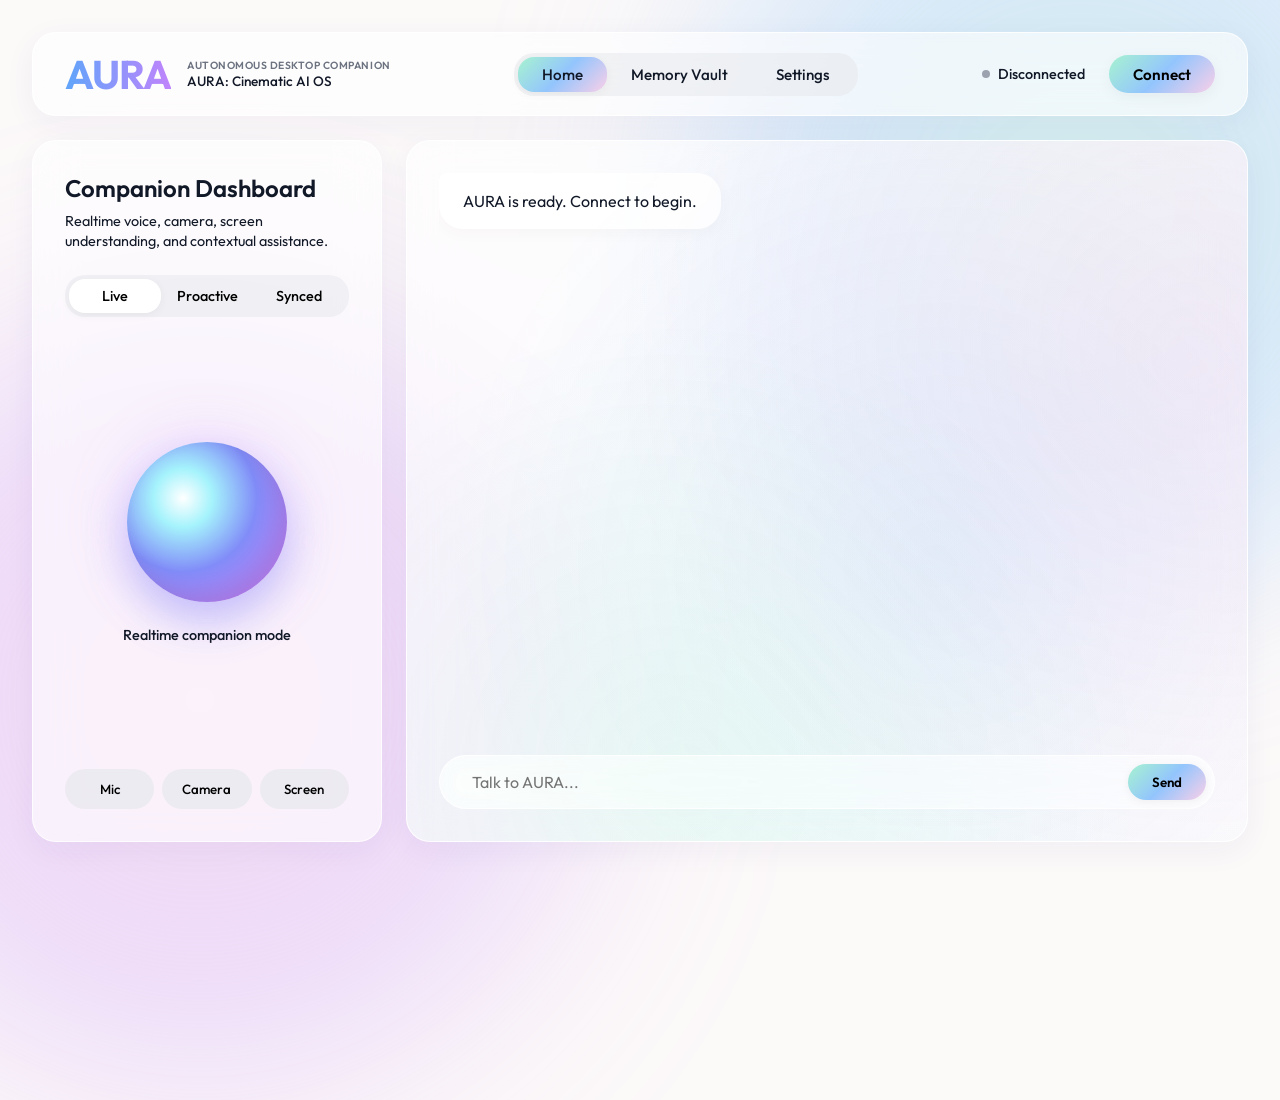
<file: frontend/index.html>
<!DOCTYPE html>
<html lang="en">
<head>
  <meta charset="UTF-8" />
  <meta name="viewport" content="width=device-width, initial-scale=1.0" />
  <title>AURA: Cinematic AI OS</title>
  <link rel="stylesheet" href="styles.css?v=5">
  <link rel="preconnect" href="https://fonts.googleapis.com">
  <link rel="preconnect" href="https://fonts.gstatic.com" crossorigin>
  <link href="https://fonts.googleapis.com/css2?family=Outfit:wght@300;400;500;600;700&display=swap" rel="stylesheet">
</head>
<body>
  
  <div class="glass-container">
    <header class="app-header">
      <div class="header-left">
        <h1 class="logo-text">AURA</h1>
        <div class="header-titles">
          <span class="subtitle-1">AUTONOMOUS DESKTOP COMPANION</span>
          <span class="subtitle-2">AURA: Cinematic AI OS</span>
        </div>
      </div>
      
      <div class="header-center">
        <div class="nav-pills">
          <button class="nav-pill active">Home</button>
          <button class="nav-pill" id="memoryToggleBtn">Memory Vault</button>
          <button class="nav-pill" id="settingsToggleBtn">Settings</button>
        </div>
      </div>
      
      <div class="header-right">
        <div id="connectionStatus" class="connection-status status-disconnected">
          <span class="status-dot"></span> <span class="status-text">Disconnected</span>
        </div>
        <button id="connectBtn" class="primary-btn">Connect</button>
        <button id="disconnectBtn" class="primary-btn" style="display: none;">Disconnect</button>
      </div>
    </header>

    <main class="main-layout">
      <!-- Left Column: Dashboard -->
      <div class="dashboard-panel">
        <h2>Companion Dashboard</h2>
        <p class="dashboard-desc">Realtime voice, camera, screen understanding, and contextual assistance.</p>
        
        <div class="mode-tabs">
          <button class="mode-tab active">Live</button>
          <button class="mode-tab">Proactive</button>
          <button class="mode-tab">Synced</button>
        </div>
        
        <div class="orb-container">
          <div class="orb"></div>
          <p class="orb-text">Realtime companion mode</p>
          <video id="videoPreview" autoplay playsinline muted hidden></video>
        </div>
        
        <div class="action-buttons">
          <button id="startAudioBtn" class="action-btn">Mic</button>
          <button id="startVideoBtn" class="action-btn">Camera</button>
          <button id="startScreenBtn" class="action-btn">Screen</button>
        </div>
      </div>

      <!-- Right Column: Chat -->
      <div class="chat-panel">
        <div id="chatContainer">
          <div class="system-message chat-message">AURA is ready. Connect to begin.</div>
        </div>
        
        <div class="chat-input-area">
          <input type="text" id="chatInput" placeholder="Talk to AURA..." autocomplete="off" />
          <button id="sendBtn" class="send-btn">Send</button>
        </div>
      </div>
    </main>
  </div>

  <!-- Hidden Settings Panel (to keep JS working without errors) -->
  <div id="settingsPanel" class="settings-modal" style="display: none;">
    <div class="settings-content">
      <div class="settings-header">
        <h3>Settings</h3>
        <button id="closeSettingsBtn" class="close-btn">&times;</button>
      </div>
      <div class="settings-body">
        <label>Model ID <input type="text" id="model" value="gemini-3.1-flash-live-preview" /></label>
        <label>Backend API URL <input type="text" id="backendUrl" value="https://aura-jet-eight.vercel.app" placeholder="e.g. http://localhost:8000" /></label>
        <label>System Instructions <textarea id="systemInstructions" rows="4">You are AURA, an advanced AI voice assistant with a persistent memory core. CRITICAL RULE: If the user asks ANY question about the past, past conversations, preferences (like their favorite color), or tasks, you MUST immediately call the search_persistent_memory tool. Do not guess. You must use the tool every single time they ask about previous context.</textarea></label>
        <label>Voice 
          <select id="voiceSelect">
            <option value="Puck">Puck (Default)</option>
            <option value="Charon">Charon</option>
            <option value="Kore">Kore</option>
            <option value="Fenrir">Fenrir</option>
            <option value="Aoede">Aoede</option>
          </select>
        </label>
        <label>Temperature <span id="temperatureValue">1.0</span>
          <input type="range" id="temperature" min="0.1" max="2.0" step="0.1" value="1.0" />
        </label>
        <label><input type="checkbox" id="enableGrounding" /> Google Search Grounding</label>
        <label><input type="checkbox" id="enableAlertTool" checked /> Show Alert Box</label>
        <label><input type="checkbox" id="enableCssStyleTool" checked /> Inject CSS Style</label>
        <label>Silence Duration (ms) <input type="number" id="silenceDuration" value="2000" min="500" max="10000" step="100" /></label>
        <label>Prefix Padding (ms) <input type="number" id="prefixPadding" value="500" min="0" max="2000" step="100" /></label>
        <label>End Sensitivity
          <select id="endSpeechSensitivity">
            <option value="END_SENSITIVITY_UNSPECIFIED" selected>Default</option>
            <option value="END_SENSITIVITY_HIGH">High</option>
            <option value="END_SENSITIVITY_LOW">Low</option>
          </select>
        </label>
        <label>Start Sensitivity
          <select id="startSpeechSensitivity">
            <option value="START_SENSITIVITY_UNSPECIFIED" selected>Default</option>
            <option value="START_SENSITIVITY_HIGH">High</option>
            <option value="START_SENSITIVITY_LOW">Low</option>
          </select>
        </label>
        <label>Activity Handling
          <select id="activityHandling">
            <option value="ACTIVITY_HANDLING_UNSPECIFIED" selected>Default</option>
            <option value="START_OF_ACTIVITY_INTERRUPTS">Always Interrupt</option>
            <option value="NO_INTERRUPTION">No Interruption</option>
          </select>
        </label>
        <label><input type="checkbox" id="enableInputTranscription" checked /> Input Transcription</label>
        <label><input type="checkbox" id="enableOutputTranscription" checked /> Output Transcription</label>
        <label><input type="checkbox" id="disableActivityDetection" /> Manual Mode (No VAD)</label>
        <label>Microphone Input <select id="micSelect"><option value="">Default Microphone</option></select></label>
        <label>Camera / Video <select id="cameraSelect"><option value="">Default Camera</option></select></label>
        <label>Output Volume <span id="volumeValue">80%</span>
          <input type="range" id="volume" min="0" max="100" value="80" />
        </label>
        <details>
          <summary>System Debug Info</summary>
          <pre id="debugInfo" style="font-size: 0.75rem;">Ready to connect...</pre>
        </details>
      </div>
    </div>
  </div>

  <!-- Advanced Memory Vault Modal -->
  <div id="memoryPanel" class="settings-modal" style="display: none;">
    <div class="memory-content glass-card">
      <div class="settings-header">
        <h3><span class="holo-text">AURA</span> Persistent Memory</h3>
        <button id="closeMemoryBtn" class="close-btn">&times;</button>
      </div>
      <div class="memory-body">
        <div class="memory-search-bar">
          <input type="text" id="memorySearchInput" placeholder="Search episodic memory (e.g. 'What was I coding yesterday?')" />
          <button id="memorySearchBtn" class="primary-btn">Semantic Search</button>
        </div>
        
        <div class="memory-visualization">
          <div class="neural-network-bg"></div>
          <div class="timeline-container" id="memoryTimeline">
            <div class="memory-card">
              <div class="memory-type-badge type-system">System</div>
              <div class="memory-time">Now</div>
              <div class="memory-text">AURA Memory Engine Initialized. Waiting for queries...</div>
            </div>
          </div>
        </div>
      </div>
    </div>
  </div>

  <script src="geminilive.js"></script>
  <script src="mediaUtils.js"></script>
  <script src="tools.js?v=3"></script>
  <script src="script.js?v=5"></script>
  <script>
    document.getElementById('settingsToggleBtn').addEventListener('click', () => {
      document.getElementById('settingsPanel').style.display = 'flex';
    });
    document.getElementById('closeSettingsBtn').addEventListener('click', () => {
      document.getElementById('settingsPanel').style.display = 'none';
    });
    
    document.getElementById('memoryToggleBtn').addEventListener('click', () => {
      document.getElementById('memoryPanel').style.display = 'flex';
    });
    document.getElementById('closeMemoryBtn').addEventListener('click', () => {
      document.getElementById('memoryPanel').style.display = 'none';
    });
    
    // Memory Search Logic
    document.getElementById('memorySearchBtn').addEventListener('click', async () => {
      const query = document.getElementById('memorySearchInput').value;
      if (!query) return;
      
      const timeline = document.getElementById('memoryTimeline');
      timeline.innerHTML = '<div class="memory-card"><div class="memory-text">Searching neural pathways...</div></div>';
      
      try {
        const backendUrl = document.getElementById('backendUrl').value.replace(/\/$/, "");
        const res = await fetch(`${backendUrl}/api/memory/search`, {
          method: 'POST',
          headers: {'Content-Type': 'application/json'},
          body: JSON.stringify({query: query, top_k: 5})
        });
        const data = await res.json();
        
        if (data.error) {
           timeline.innerHTML = `<div class="memory-card"><div class="memory-text">Error: ${data.error}</div></div>`;
           return;
        }
        
        timeline.innerHTML = '';
        if (data.memories && data.memories.length > 0) {
           data.memories.forEach(mem => {
              const card = document.createElement('div');
              card.className = 'memory-card episodic-card';
              
              const date = new Date(mem.timestamp).toLocaleString();
              card.innerHTML = `
                <div class="memory-type-badge type-${mem.memory_type}">${mem.memory_type.toUpperCase()}</div>
                <div class="memory-time">${date} | Score: ${(mem.score * 100).toFixed(1)}%</div>
                <div class="memory-text">${mem.content}</div>
                ${mem.application ? `<div class="memory-context-tag">App: ${mem.application}</div>` : ''}
              `;
              timeline.appendChild(card);
           });
        } else {
           timeline.innerHTML = '<div class="memory-card"><div class="memory-text">No relevant memories found.</div></div>';
        }
      } catch (e) {
        timeline.innerHTML = '<div class="memory-card"><div class="memory-text">Connection to Memory Core failed.</div></div>';
      }
    });
    
    // Override connection status text update to keep just "Disconnected" or "Connected"  
    // and keep the dot style.
    const originalStatusUpdate = document.getElementById('connectionStatus');
    const observer = new MutationObserver((mutations) => {
      mutations.forEach((mutation) => {
        if (mutation.type === 'childList') {
          const text = originalStatusUpdate.textContent.trim();
          if (text === 'Disconnected' || text === 'Connected') {
             if (!originalStatusUpdate.querySelector('.status-dot')) {
                const statusDot = document.createElement('span');
                statusDot.className = 'status-dot';
                const statusText = document.createElement('span');
                statusText.className = 'status-text';
                statusText.textContent = text;
                originalStatusUpdate.innerHTML = '';
                originalStatusUpdate.appendChild(statusDot);
                originalStatusUpdate.appendChild(statusText);
             }
          }
        }
      });
    });
    observer.observe(originalStatusUpdate, { childList: true });
  </script>
</body>
</html>
</file>
<file: frontend/styles.css>
:root {
  --font-main: 'Outfit', sans-serif;
  --bg-color: #fcf9f9;
  --card-bg: rgba(255, 255, 255, 0.6);
  --card-border: rgba(255, 255, 255, 0.8);
  --text-dark: #111827;
  --text-muted: #6b7280;
  --gradient-pill: linear-gradient(135deg, #a7f3d0, #93c5fd, #fbcfe8);
  --gradient-text: linear-gradient(to right, #60a5fa, #c084fc);
  --glass-shadow: 0 8px 32px 0 rgba(31, 38, 135, 0.05);
}

* {
  box-sizing: border-box;
  margin: 0;
  padding: 0;
}

body {
  font-family: var(--font-main);
  background-color: var(--bg-color);
  color: var(--text-dark);
  min-height: 100vh;
  display: flex;
  justify-content: center;
  align-items: flex-start;
  padding: 2rem 0;
  overflow-x: hidden;
  overflow-y: auto;
}

/* Background Gradients */
body::before, body::after {
  content: "";
  position: absolute;
  width: 800px;
  height: 800px;
  border-radius: 50%;
  filter: blur(100px);
  z-index: -1;
}

body::before {
  top: -200px;
  right: -200px;
  background: radial-gradient(circle, rgba(167,243,208,0.4) 0%, rgba(147,197,253,0.4) 50%, transparent 100%);
}

body::after {
  bottom: -200px;
  left: -200px;
  background: radial-gradient(circle, rgba(251,207,232,0.5) 0%, rgba(192,132,252,0.3) 50%, transparent 100%);
}

.glass-container {
  width: 95%;
  max-width: 1400px;
  height: 90vh;
  max-height: 900px;
  display: flex;
  flex-direction: column;
  gap: 1.5rem;
}

/* Header */
.app-header {
  background: var(--card-bg);
  backdrop-filter: blur(20px);
  border: 1px solid var(--card-border);
  border-radius: 24px;
  padding: 1rem 2rem;
  display: flex;
  justify-content: space-between;
  align-items: center;
  box-shadow: var(--glass-shadow);
}

.header-left {
  display: flex;
  align-items: center;
  gap: 1rem;
}

.logo-text {
  font-size: 2.5rem;
  font-weight: 700;
  background: var(--gradient-text);
  -webkit-background-clip: text;
  -webkit-text-fill-color: transparent;
  letter-spacing: -1px;
}

.header-titles {
  display: flex;
  flex-direction: column;
}

.subtitle-1 {
  font-size: 0.65rem;
  font-weight: 600;
  color: var(--text-muted);
  letter-spacing: 0.05em;
}

.subtitle-2 {
  font-size: 0.85rem;
  font-weight: 500;
  color: var(--text-dark);
}

.header-center {
  display: flex;
  justify-content: center;
}

.nav-pills {
  display: flex;
  background: rgba(229, 231, 235, 0.5);
  border-radius: 20px;
  padding: 0.25rem;
}

.nav-pill {
  border: none;
  background: transparent;
  padding: 0.5rem 1.5rem;
  border-radius: 16px;
  font-family: var(--font-main);
  font-weight: 500;
  font-size: 0.95rem;
  cursor: pointer;
  color: var(--text-dark);
  transition: all 0.2s;
}

.nav-pill.active {
  background: var(--gradient-pill);
  box-shadow: 0 2px 10px rgba(0,0,0,0.05);
}

.header-right {
  display: flex;
  align-items: center;
  gap: 1.5rem;
}

.connection-status {
  display: flex;
  align-items: center;
  gap: 0.5rem;
  font-size: 0.9rem;
  font-weight: 500;
  color: var(--text-dark);
}

.status-dot {
  width: 8px;
  height: 8px;
  border-radius: 50%;
  background-color: #9ca3af;
}

.status-connected .status-dot {
  background-color: #10b981;
}

.status-connected .status-text {
  color: #10b981;
}

.primary-btn {
  border: none;
  background: var(--gradient-pill);
  padding: 0.6rem 1.5rem;
  border-radius: 20px;
  font-family: var(--font-main);
  font-weight: 600;
  font-size: 0.95rem;
  cursor: pointer;
  box-shadow: 0 4px 15px rgba(0,0,0,0.05);
  transition: transform 0.1s;
}

.primary-btn:hover {
  transform: scale(1.02);
}

/* Main Layout */
.main-layout {
  display: flex;
  gap: 1.5rem;
  flex: 1;
  min-height: 0;
}

/* Dashboard Panel */
.dashboard-panel {
  flex: 0 0 350px;
  background: var(--card-bg);
  backdrop-filter: blur(20px);
  border: 1px solid var(--card-border);
  border-radius: 24px;
  padding: 2rem;
  display: flex;
  flex-direction: column;
  box-shadow: var(--glass-shadow);
}

.dashboard-panel h2 {
  font-size: 1.5rem;
  font-weight: 600;
  margin-bottom: 0.5rem;
}

.dashboard-desc {
  font-size: 0.9rem;
  color: var(--text-dark);
  line-height: 1.4;
  margin-bottom: 1.5rem;
}

.mode-tabs {
  display: flex;
  background: rgba(229, 231, 235, 0.5);
  border-radius: 20px;
  padding: 0.25rem;
  margin-bottom: 2rem;
}

.mode-tab {
  flex: 1;
  border: none;
  background: transparent;
  padding: 0.5rem;
  border-radius: 16px;
  font-family: var(--font-main);
  font-weight: 500;
  font-size: 0.9rem;
  cursor: pointer;
}

.mode-tab.active {
  background: white;
  box-shadow: 0 2px 10px rgba(0,0,0,0.05);
}

.orb-container {
  display: flex;
  flex-direction: column;
  align-items: center;
  justify-content: center;
  margin: auto 0;
  position: relative;
}

.orb {
  width: 160px;
  height: 160px;
  border-radius: 50%;
  background: radial-gradient(circle at 35% 35%, #ffffff 0%, #a5f3fc 20%, #818cf8 50%, #c084fc 80%, #38bdf8 100%);
  box-shadow: 
    inset -10px -10px 20px rgba(0,0,0,0.1),
    0 20px 40px rgba(129, 140, 248, 0.4),
    0 0 60px rgba(192, 132, 252, 0.3);
  animation: pulse 4s infinite alternate, spin 20s linear infinite;
  margin-bottom: 1.5rem;
}

@keyframes pulse {
  0% { transform: scale(1); box-shadow: inset -10px -10px 20px rgba(0,0,0,0.1), 0 20px 40px rgba(147,197,253,0.4), 0 0 60px rgba(192,132,252,0.3); }
  100% { transform: scale(1.05); box-shadow: inset -10px -10px 20px rgba(0,0,0,0.1), 0 25px 50px rgba(147,197,253,0.6), 0 0 80px rgba(192,132,252,0.5); }
}

@keyframes spin {
  from { filter: hue-rotate(0deg); }
  to { filter: hue-rotate(360deg); }
}

.orb-text {
  font-size: 0.9rem;
  font-weight: 500;
  color: var(--text-dark);
}

#videoPreview {
  position: absolute;
  top: 50%;
  left: 50%;
  transform: translate(-50%, -50%);
  width: 180px;
  height: 180px;
  border-radius: 50%;
  object-fit: cover;
  z-index: 2;
  box-shadow: 0 10px 30px rgba(0,0,0,0.2);
}

.action-buttons {
  display: flex;
  gap: 0.5rem;
  margin-top: 2rem;
}

.action-btn {
  flex: 1;
  border: none;
  background: rgba(229, 231, 235, 0.6);
  padding: 0.75rem;
  border-radius: 20px;
  font-family: var(--font-main);
  font-weight: 500;
  cursor: pointer;
  transition: background 0.2s;
}

.action-btn:hover {
  background: rgba(229, 231, 235, 0.9);
}

.action-btn.active {
  background: var(--gradient-pill);
}

/* Chat Panel */
.chat-panel {
  flex: 1;
  background: var(--card-bg);
  backdrop-filter: blur(20px);
  border: 1px solid var(--card-border);
  border-radius: 24px;
  padding: 2rem;
  display: flex;
  flex-direction: column;
  box-shadow: var(--glass-shadow);
  position: relative;
  overflow: hidden;
  min-height: 0;
}

/* Internal gradient for chat panel to match image */
.chat-panel::before {
  content: "";
  position: absolute;
  top: -100px;
  left: -100px;
  width: 150%;
  height: 150%;
  background: radial-gradient(circle at 30% 70%, rgba(167,243,208,0.2) 0%, transparent 40%),
              radial-gradient(circle at 70% 30%, rgba(251,207,232,0.3) 0%, transparent 50%),
              radial-gradient(circle at 50% 50%, rgba(147,197,253,0.2) 0%, transparent 60%);
  z-index: 0;
  pointer-events: none;
}

#chatContainer {
  flex: 1;
  overflow-y: auto;
  display: flex;
  flex-direction: column;
  gap: 1rem;
  z-index: 1;
  padding-bottom: 1rem;
  min-height: 0;
}

.chat-message {
  max-width: 80%;
  padding: 1rem 1.5rem;
  border-radius: 24px;
  font-size: 1rem;
  line-height: 1.5;
  box-shadow: 0 4px 15px rgba(0,0,0,0.03);
}

.system-message, .assistant-transcript {
  align-self: flex-start;
  background: rgba(255, 255, 255, 0.8);
  border-top-left-radius: 8px;
}

.user-transcript {
  align-self: flex-end;
  background: var(--gradient-pill);
  border-bottom-right-radius: 8px;
}

.message-label {
  display: none; /* Hide labels for a cleaner look */
}

.chat-input-area {
  display: flex;
  background: rgba(255, 255, 255, 0.6);
  border: 1px solid var(--card-border);
  border-radius: 30px;
  padding: 0.5rem;
  margin-top: auto;
  z-index: 1;
  backdrop-filter: blur(10px);
}

#chatInput {
  flex: 1;
  border: none;
  background: transparent;
  padding: 0.5rem 1.5rem;
  font-family: var(--font-main);
  font-size: 1rem;
  outline: none;
  color: var(--text-dark);
}

.send-btn {
  border: none;
  background: var(--gradient-pill);
  padding: 0.5rem 1.5rem;
  border-radius: 20px;
  font-family: var(--font-main);
  font-weight: 600;
  cursor: pointer;
  box-shadow: 0 2px 10px rgba(0,0,0,0.05);
}

/* Scrollbar */
::-webkit-scrollbar {
  width: 6px;
}
::-webkit-scrollbar-track {
  background: transparent;
}
::-webkit-scrollbar-thumb {
  background: rgba(0, 0, 0, 0.1);
  border-radius: 10px;
}

/* Settings Modal */
.settings-modal {
  position: fixed;
  top: 0;
  left: 0;
  width: 100vw;
  height: 100vh;
  background: rgba(0,0,0,0.3);
  backdrop-filter: blur(5px);
  z-index: 100;
  display: flex;
  justify-content: center;
  align-items: center;
}

.settings-content {
  background: white;
  border-radius: 24px;
  width: 90%;
  max-width: 600px;
  max-height: 80vh;
  display: flex;
  flex-direction: column;
  box-shadow: 0 20px 40px rgba(0,0,0,0.2);
}

.settings-header {
  padding: 1.5rem;
  border-bottom: 1px solid #e5e7eb;
  display: flex;
  justify-content: space-between;
  align-items: center;
}

.settings-header h3 {
  font-size: 1.25rem;
  font-weight: 600;
}

.close-btn {
  background: transparent;
  border: none;
  font-size: 1.5rem;
  cursor: pointer;
  color: var(--text-muted);
}

.settings-body {
  padding: 1.5rem;
  overflow-y: auto;
  display: flex;
  flex-direction: column;
  gap: 1rem;
}

.settings-body label {
  display: flex;
  flex-direction: column;
  font-size: 0.9rem;
  font-weight: 500;
  gap: 0.25rem;
}

.settings-body input[type="text"],
.settings-body input[type="number"],
.settings-body textarea,
.settings-body select {
  padding: 0.5rem;
  border: 1px solid #d1d5db;
  border-radius: 8px;
  font-family: inherit;
}

.settings-body input[type="checkbox"] {
  width: auto;
  margin-right: 0.5rem;
}

.settings-body label:has(input[type="checkbox"]) {
  flex-direction: row;
  align-items: center;
}

/* Memory Vault Specific Styles */
.memory-content {
  width: 95%;
  max-width: 900px;
  height: 85vh;
  background: rgba(15, 23, 42, 0.85) !important;
  border: 1px solid rgba(147, 197, 253, 0.3);
  box-shadow: 0 0 40px rgba(99, 102, 241, 0.2), inset 0 0 20px rgba(167, 243, 208, 0.05);
}

.holo-text {
  background: linear-gradient(135deg, #7dd3fc, #c084fc, #fbcfe8);
  -webkit-background-clip: text;
  -webkit-text-fill-color: transparent;
  font-weight: 800;
  text-shadow: 0 0 10px rgba(192, 132, 252, 0.5);
}

.memory-body {
  padding: 1.5rem;
  display: flex;
  flex-direction: column;
  gap: 1.5rem;
  height: calc(100% - 70px);
}

.memory-search-bar {
  display: flex;
  gap: 1rem;
}

#memorySearchInput {
  flex: 1;
  background: rgba(255, 255, 255, 0.05);
  border: 1px solid rgba(147, 197, 253, 0.4);
  color: #fff;
  padding: 1rem 1.5rem;
  border-radius: 30px;
  font-family: var(--font-main);
  font-size: 1rem;
}

#memorySearchInput:focus {
  outline: none;
  border-color: #c084fc;
  box-shadow: 0 0 15px rgba(192, 132, 252, 0.3);
}

.memory-visualization {
  flex: 1;
  position: relative;
  border-radius: 20px;
  background: rgba(0, 0, 0, 0.3);
  overflow: hidden;
  border: 1px solid rgba(255, 255, 255, 0.05);
  display: flex;
  flex-direction: column;
}

.neural-network-bg {
  position: absolute;
  top: 0; left: 0; width: 100%; height: 100%;
  background-image: radial-gradient(rgba(147, 197, 253, 0.15) 1px, transparent 1px);
  background-size: 30px 30px;
  z-index: 0;
  opacity: 0.5;
}

.timeline-container {
  flex: 1;
  z-index: 1;
  padding: 2rem;
  overflow-y: auto;
  display: flex;
  flex-direction: column;
  gap: 1.5rem;
  position: relative;
}

.timeline-container::before {
  content: '';
  position: absolute;
  left: 2.5rem;
  top: 0;
  bottom: 0;
  width: 2px;
  background: linear-gradient(to bottom, transparent, #c084fc, #38bdf8, transparent);
  opacity: 0.3;
}

.memory-card {
  background: rgba(255, 255, 255, 0.08);
  backdrop-filter: blur(10px);
  border: 1px solid rgba(255, 255, 255, 0.1);
  padding: 1.5rem;
  border-radius: 16px;
  margin-left: 2rem;
  position: relative;
  transition: transform 0.2s, box-shadow 0.2s;
  color: #f8fafc;
}

.memory-card::before {
  content: '';
  position: absolute;
  left: -2.35rem;
  top: 1.5rem;
  width: 12px;
  height: 12px;
  border-radius: 50%;
  background: #38bdf8;
  box-shadow: 0 0 10px #38bdf8, 0 0 20px #c084fc;
}

.memory-card:hover {
  transform: translateX(5px);
  box-shadow: 0 5px 20px rgba(0, 0, 0, 0.3), inset 0 0 15px rgba(147, 197, 253, 0.1);
  border-color: rgba(147, 197, 253, 0.4);
}

.memory-type-badge {
  display: inline-block;
  padding: 0.25rem 0.75rem;
  border-radius: 12px;
  font-size: 0.7rem;
  font-weight: 700;
  letter-spacing: 0.05em;
  margin-bottom: 0.5rem;
  background: rgba(255,255,255,0.1);
}

.type-conversation { background: rgba(167, 243, 208, 0.2); color: #6ee7b7; border: 1px solid rgba(167, 243, 208, 0.3); }
.type-screen { background: rgba(147, 197, 253, 0.2); color: #93c5fd; border: 1px solid rgba(147, 197, 253, 0.3); }
.type-task { background: rgba(251, 207, 232, 0.2); color: #f9a8d4; border: 1px solid rgba(251, 207, 232, 0.3); }

.memory-time {
  font-size: 0.8rem;
  color: #94a3b8;
  margin-bottom: 0.75rem;
}

.memory-text {
  font-size: 1rem;
  line-height: 1.6;
}

.memory-context-tag {
  margin-top: 1rem;
  font-size: 0.75rem;
  color: #93c5fd;
  display: inline-flex;
  align-items: center;
  gap: 0.25rem;
}

/* Mobile Optimization */
@media (max-width: 768px) {
  body {
    padding: 0;
    overflow-y: auto;
  }
  
  .glass-container {
    width: 100%;
    height: auto;
    min-height: 100vh;
    max-height: none;
    border-radius: 0;
    gap: 1rem;
    padding: 1rem 0.5rem;
  }
  
  .app-header {
    flex-direction: column;
    padding: 1rem;
    gap: 1rem;
    border-radius: 16px;
  }
  
  .header-center {
    width: 100%;
    overflow-x: auto;
  }
  
  .header-right {
    width: 100%;
    justify-content: center;
    flex-wrap: wrap;
    gap: 1rem;
  }
  
  .main-layout {
    flex-direction: column;
    height: auto;
    gap: 1rem;
  }
  
  .dashboard-panel {
    flex: none;
    width: 100%;
    padding: 1.5rem 1rem;
    border-radius: 16px;
  }
  
  .chat-panel {
    flex: none;
    width: 100%;
    height: 60vh;
    padding: 1rem;
    border-radius: 16px;
  }
  
  .orb {
    width: 120px;
    height: 120px;
  }
  
  #videoPreview {
    width: 120px;
    height: 120px;
  }
  
  .memory-content {
    width: 100%;
    height: 100vh;
    border-radius: 0;
  }
  
  .memory-body {
    padding: 1rem;
  }
  
  .timeline-container {
    padding: 1rem;
  }
  
  .memory-card {
    margin-left: 1rem;
    padding: 1rem;
  }
  
  .memory-card::before {
    left: -1.35rem;
  }
}
</file>
